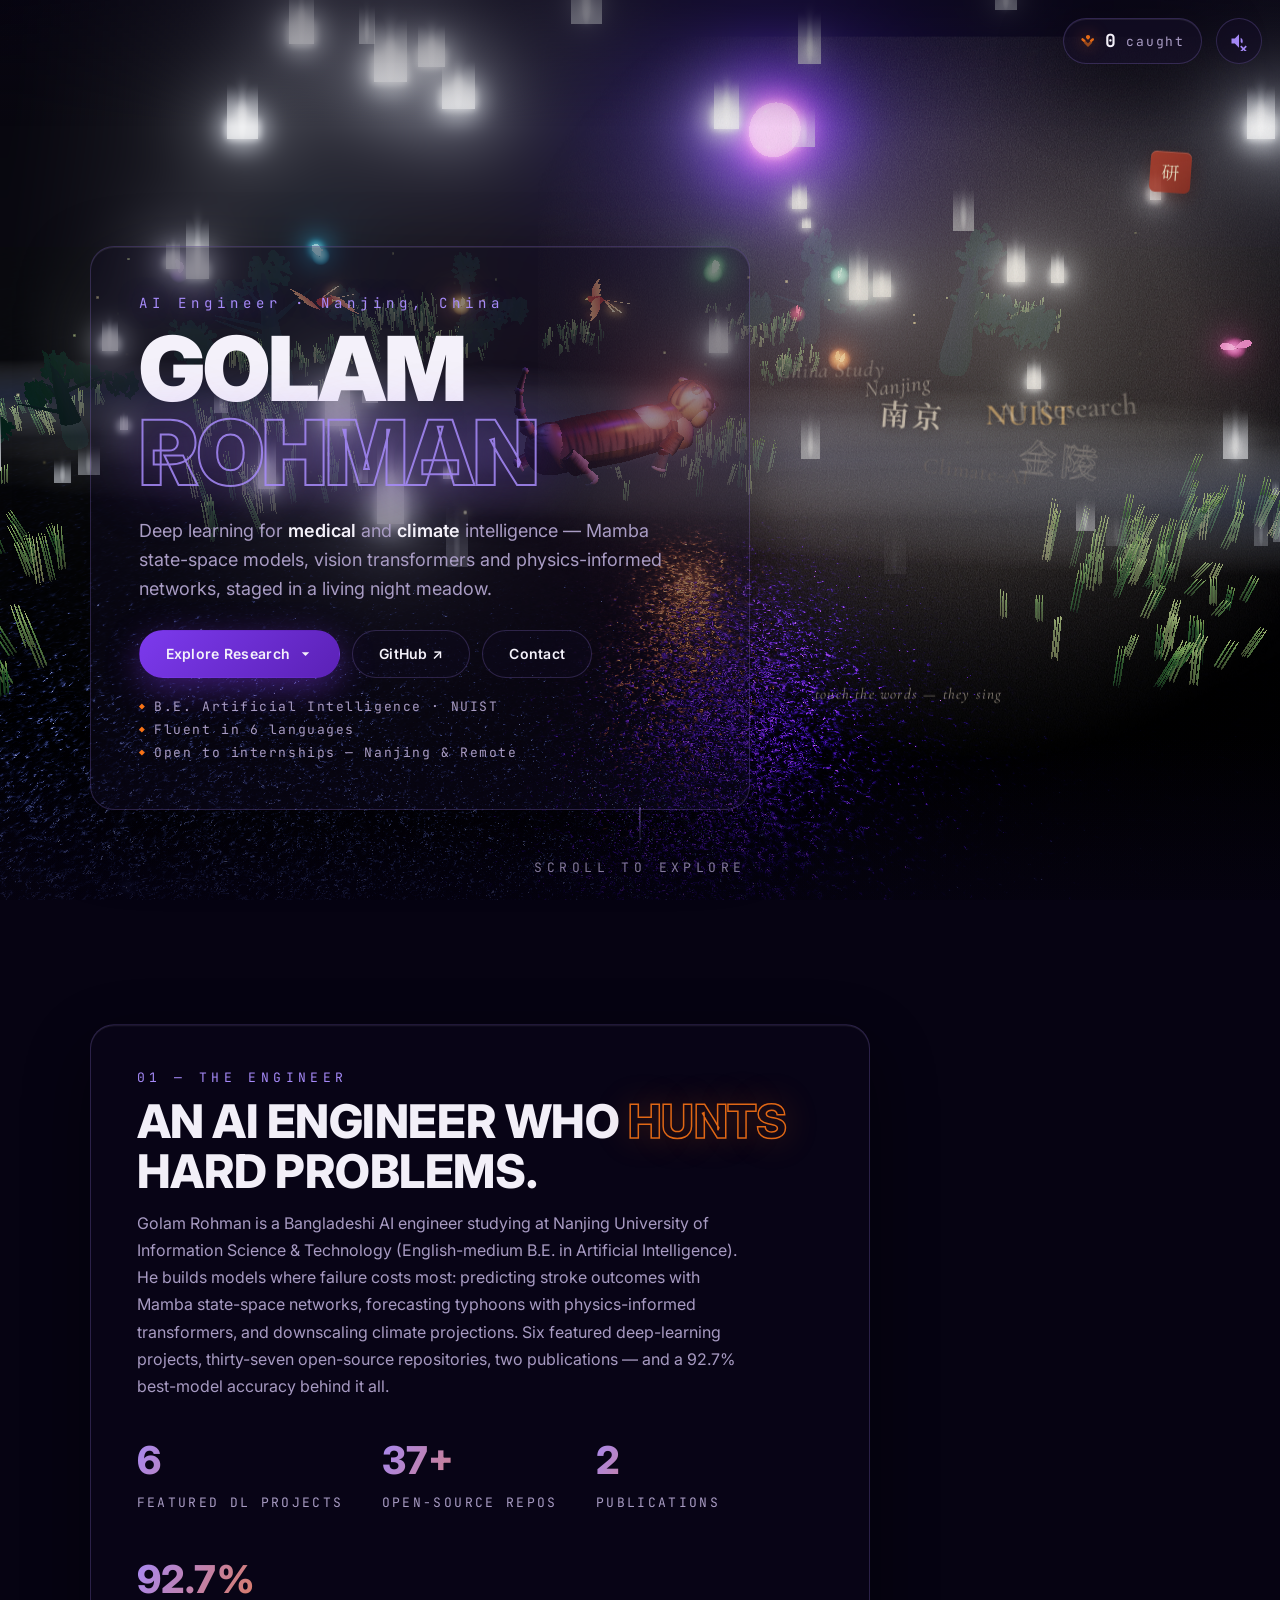
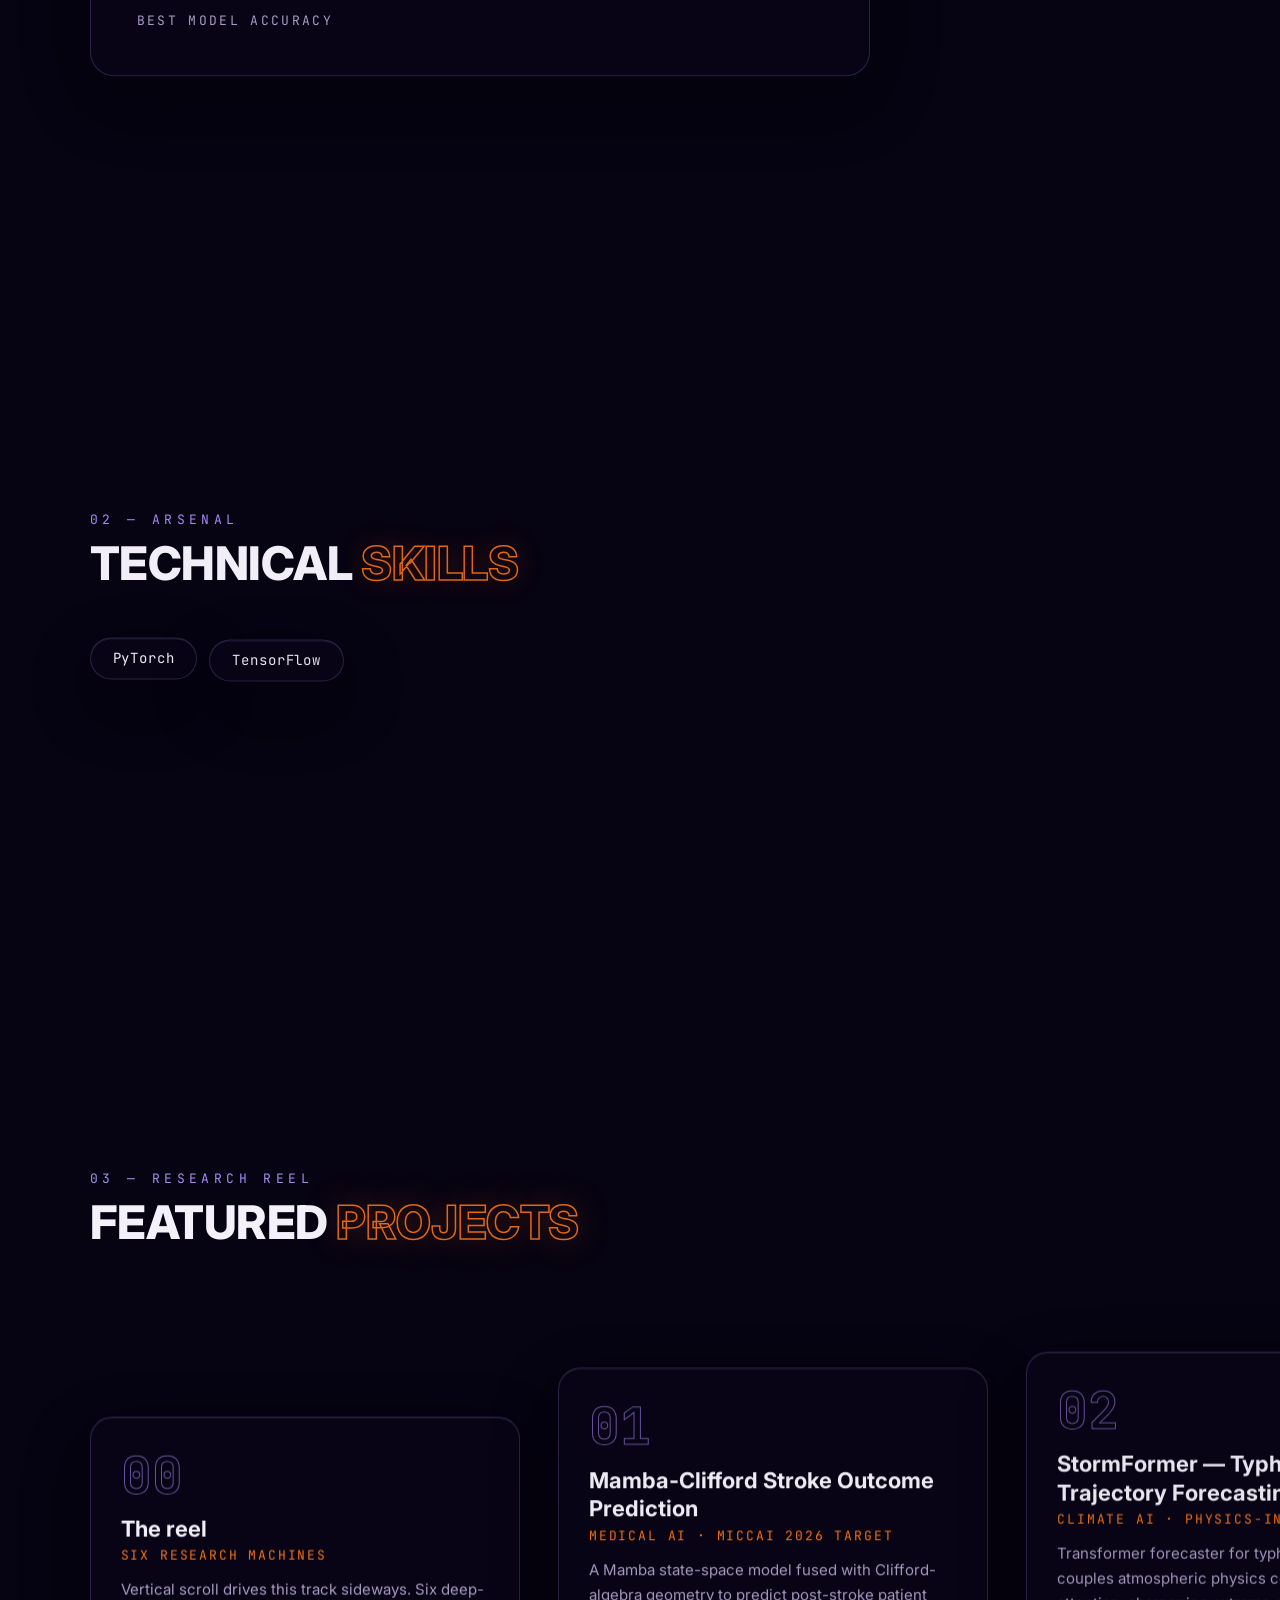
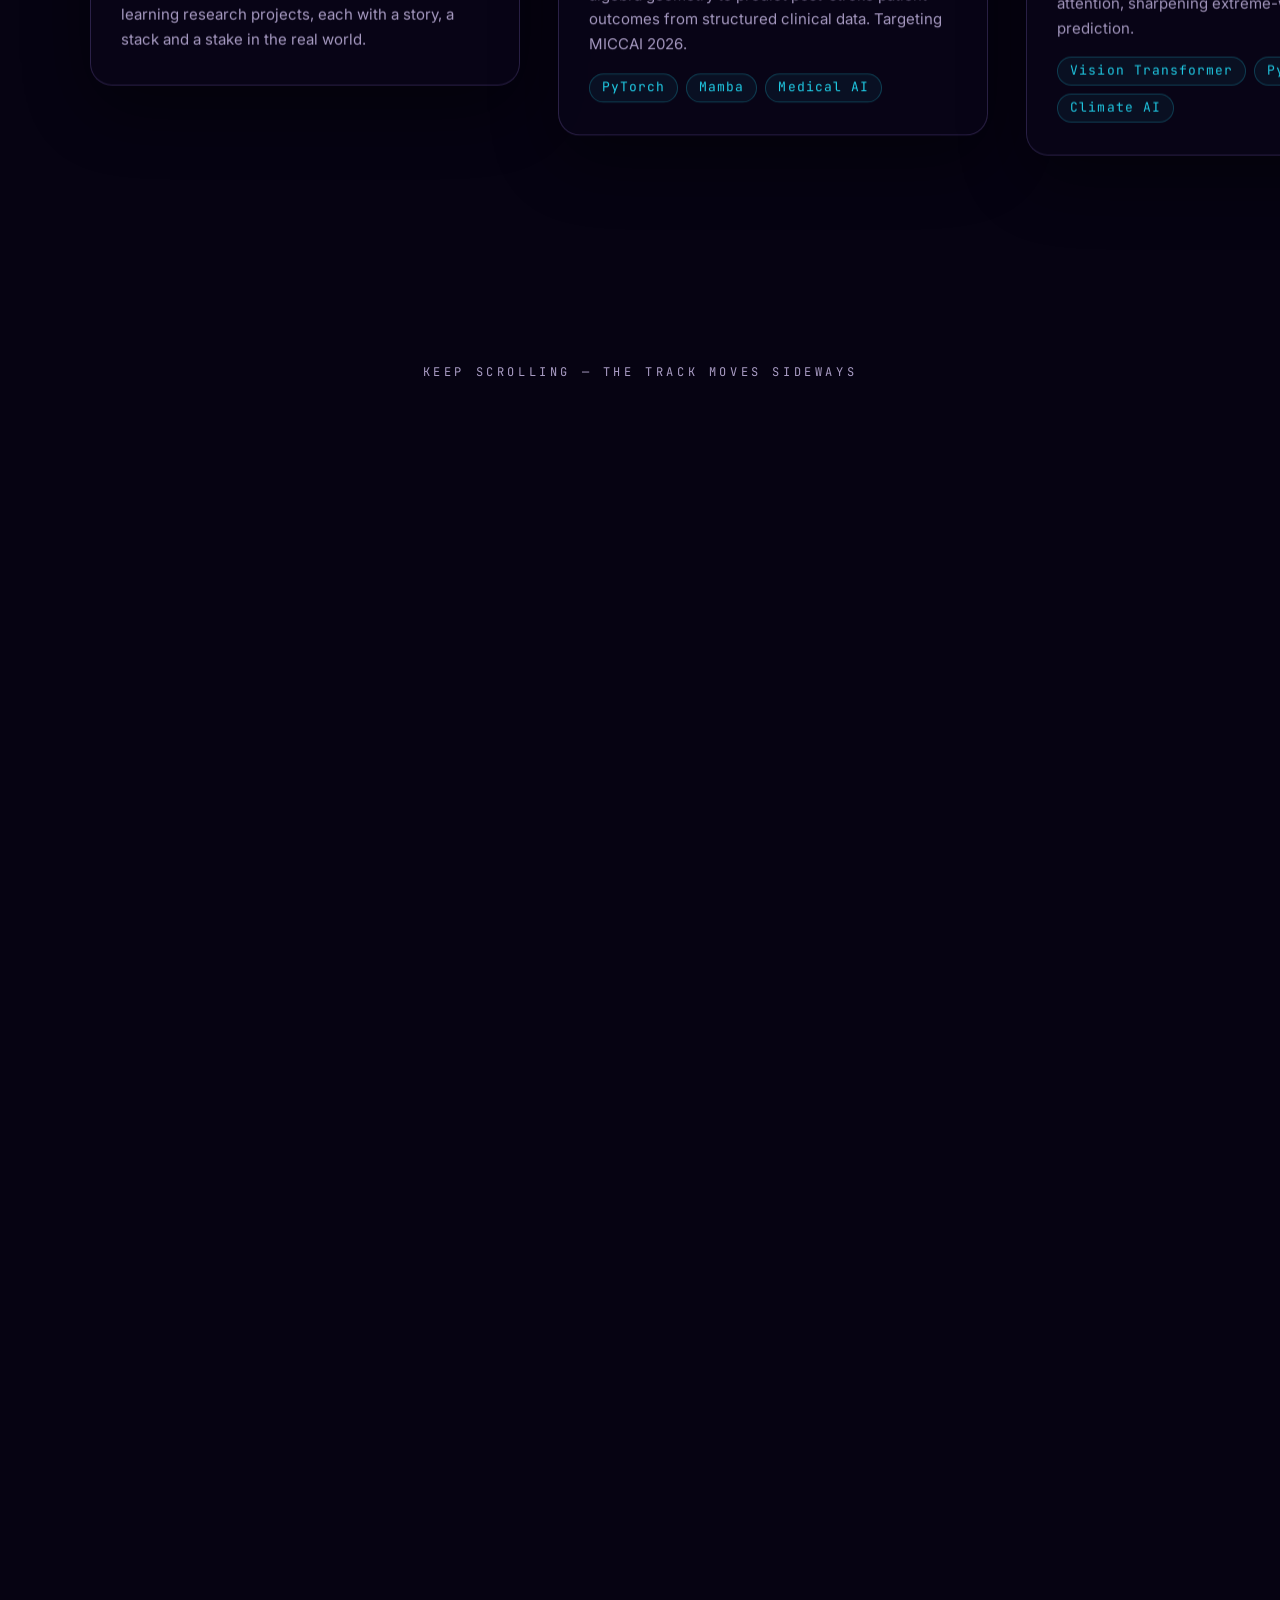
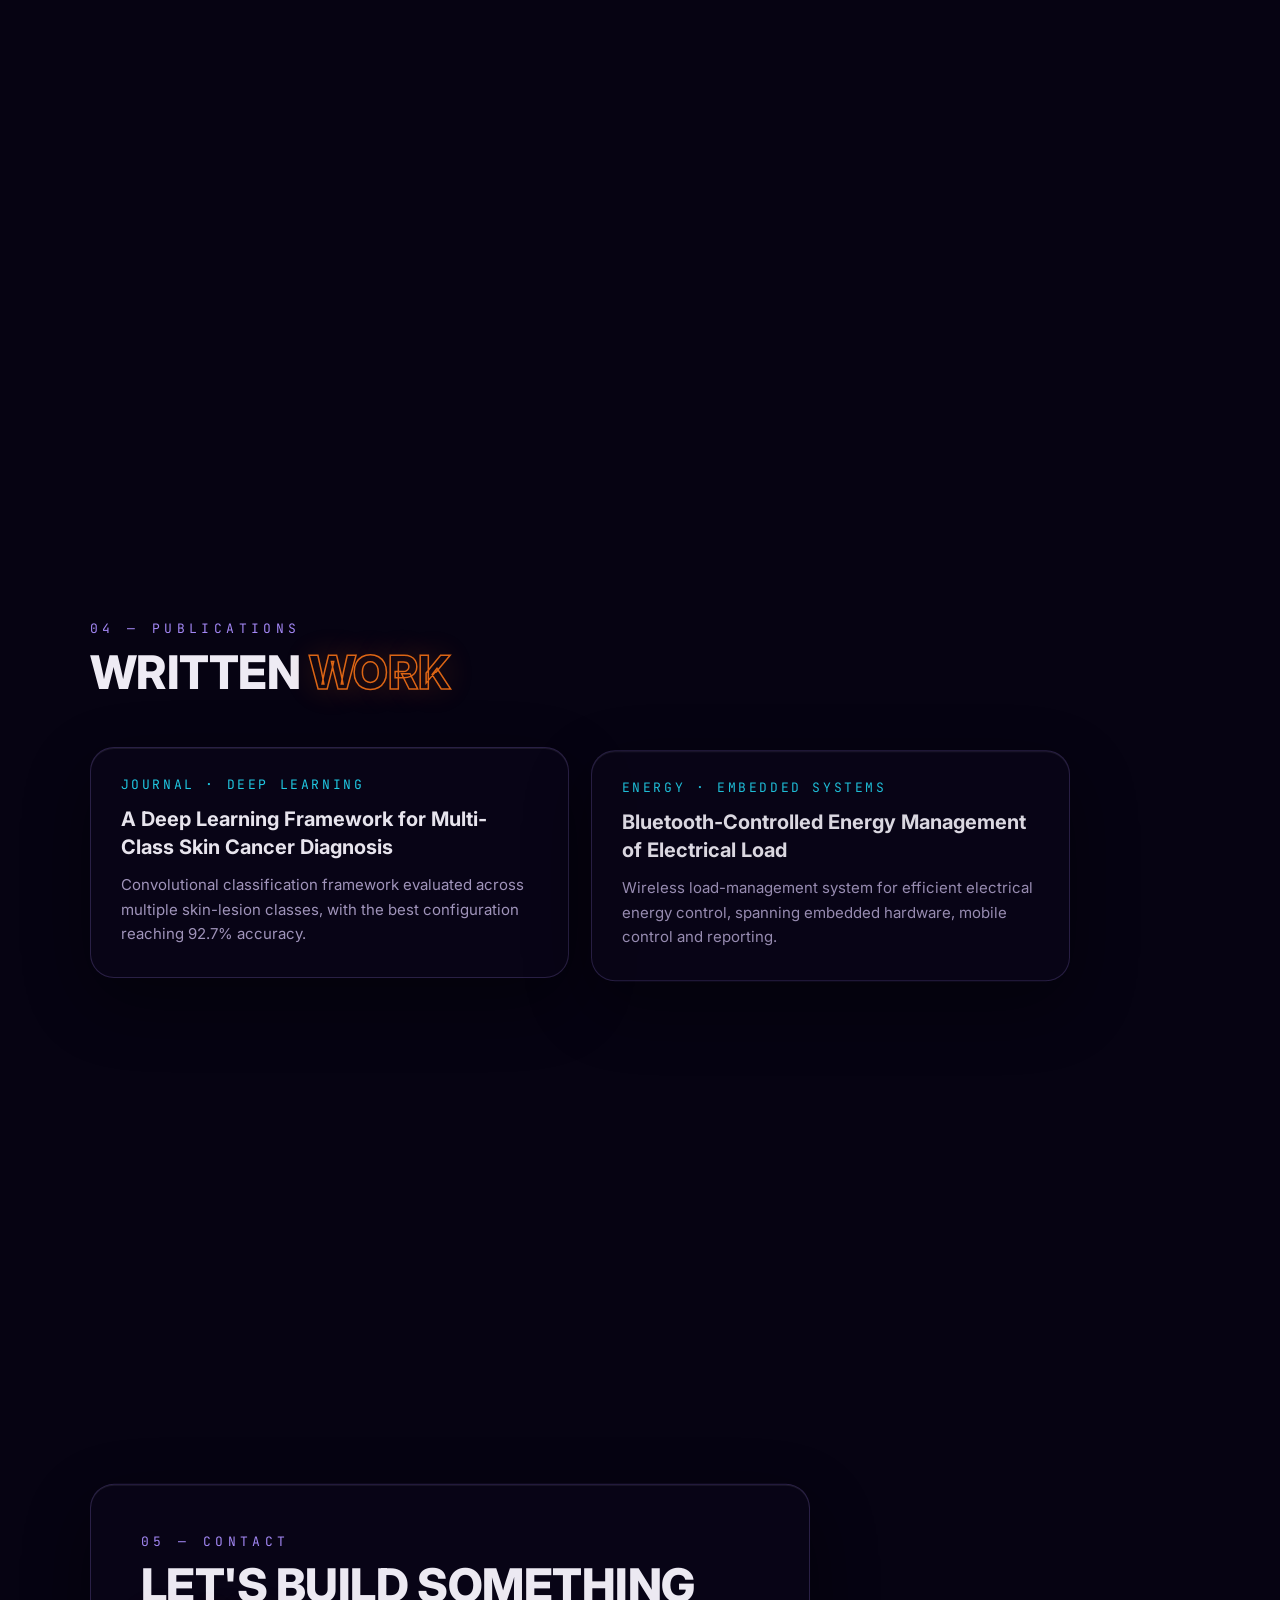
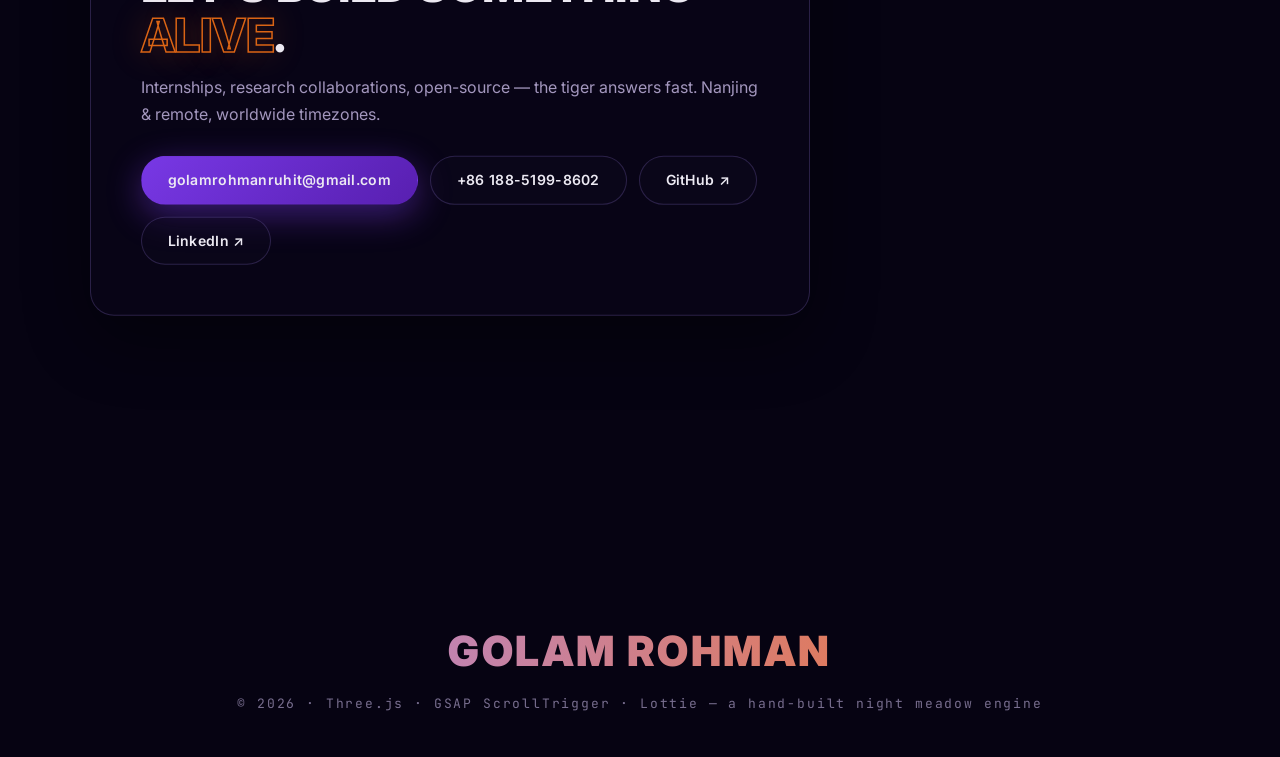
<file: index.html>
<!DOCTYPE html>
<html lang="en">
<head>
  <meta charset="UTF-8">
  <meta name="viewport" content="width=device-width, initial-scale=1.0, viewport-fit=cover">
  <title>Golam Rohman — AI Engineer · Cinematic Portfolio</title>
  <meta name="description" content="Golam Rohman — AI engineer in Nanjing building medical & climate intelligence with deep learning. Research projects, publications and contact.">
  <meta name="theme-color" content="#060312">
  <meta property="og:title" content="Golam Rohman — AI Engineer">
  <meta property="og:description" content="Cinematic 3D portfolio: medical AI, climate AI, Mamba, transformers. Night meadow, tiger, fireflies.">
  <link rel="icon" href="data:image/svg+xml,<svg xmlns=%22http://www.w3.org/2000/svg%22 viewBox=%220 0 100 100%22><text y=%22.9em%22 font-size=%2290%22>🐯</text></svg>">
  <link rel="preconnect" href="https://fonts.googleapis.com">
  <link rel="preconnect" href="https://fonts.gstatic.com" crossorigin>
  <link href="https://fonts.googleapis.com/css2?family=Inter:wght@300;400;500;600;700;800;900&family=JetBrains+Mono:wght@400;600&family=Cormorant+Garamond:ital,wght@0,400;0,600;1,400;1,600&family=Noto+Serif+SC:wght@400;600&text=南京金陵研修学&display=swap" rel="stylesheet">
  <!--
    RUN LOCALLY (deps already installed — three, gsap, lottie-web, vite):
      npm install                 (once)
      npm run dev                 -> http://localhost:5173
    Windows note: if npm scripts can't find node (cmd.exe PATH issue), run:
      node node_modules/vite/bin/vite.js --port 5173
    PRODUCTION BUILD:
      npm run build && npm run preview

    DEPENDENCY IMPORTS
    Three.js, GSAP + ScrollTrigger and Lottie-Web are imported as ES
    modules from the npm packages (bundled by Vite). This replaces the
    legacy UMD CDN builds of three@0.164.1 — its examples/js postprocessing
    scripts were removed upstream (404 on jsDelivr); the ESM addons path
    (three/addons/postprocessing/*) is the supported, working one.
  -->
  <script type="module" crossorigin src="./assets/index-iDWsIHEH.js"></script>
  <link rel="stylesheet" crossorigin href="./assets/index-D86vfovx.css">
</head>
<body>

  <!-- fixed full-screen 3D night meadow (Three.js) -->
  <canvas id="meadow" aria-hidden="true"></canvas>
  <div id="vignette" aria-hidden="true"></div>

  <!-- global sound toggle — gates the WebAudio night-meadow ambient AND
       the cultural-graphic chime (both synthesized, zero audio files) -->
  <button id="audio-toggle" type="button" aria-label="Toggle all sound" aria-pressed="true">
    <svg class="ico ico-on" viewBox="0 0 24 24" width="20" height="20" aria-hidden="true">
      <path fill="currentColor" d="M3 9v6h4l5 5V4L7 9H3zm13.5 3a4.5 4.5 0 0 0-2.5-4v8a4.5 4.5 0 0 0 2.5-4zM14 3.2v2.1a7 7 0 0 1 0 13.4v2.1a9 9 0 0 0 0-17.6z"/>
    </svg>
    <svg class="ico ico-off" viewBox="0 0 24 24" width="20" height="20" aria-hidden="true">
      <path fill="currentColor" d="M16.5 12A4.5 4.5 0 0 0 14 8v5.2l1.7 1.7c.5-.9.8-1.9.8-2.9zM3 9v6h4l5 5V4L7 9H3zm10.4 9.9 1.4-1.4 2.6 2.6 2.6-2.6 1.4 1.4-2.6 2.6 2.6 2.6-1.4 1.4-2.6-2.6-2.6 2.6-1.4-1.4 2.6-2.6-2.6-2.6z"/>
    </svg>
  </button>

  <!-- butterfly hunt counter: tap the glowing butterflies and the tiger
       chases, leaps, roars and eats them — the tally persists -->
  <div id="bf-badge" class="glass" role="status" aria-live="polite"
       title="Tap the glowing butterflies and the phoenix birds — the tiger chases, pounces and eats them">
    <svg viewBox="0 0 24 24" width="16" height="16" aria-hidden="true">
      <path fill="currentColor" opacity=".92" d="M12 3c-1.7 0-3.1 1.3-3.1 3 0 .9.4 1.7 1 2.3L12 10l2.1-1.7c.6-.6 1-1.4 1-2.3 0-1.7-1.4-3-3.1-3zM4.2 7.5C3 7.5 2 8.4 2 9.6c0 .6.3 1.2.8 1.6l3.4 2.6 2.3-2.4-3-2.7c-.3-.8-1.5-1.2-2.3-.2zm15.6 0c-.8 0-1.6.4-2 .9l-3.2 2.9 2.3 2.4 3.4-2.6c.5-.4.8-1 .8-1.6 0-1.2-1-2.1-2.2-2.1z"/>
      <path fill="currentColor" opacity=".55" d="M5.5 14.5 12 21l6.5-6.5-2.6-2.7L12 15.5l-3.9-3.7-2.6 2.7z"/>
    </svg>
    <span id="butterfly-count">0</span>
    <span class="bf-label">caught</span>
  </div>

  <!-- glass UI overlay — wrapper is pointer-transparent so the meadow
       canvas receives mouse/touch; only .glass cards intercept events -->
  <main id="overlay">

    <!-- ================= HERO ================= -->
    <!-- #cultural-graphic (Budarina-style swirling text art, chime + sparkles)
         is mounted here by src/cultural-graphic.js via main.js -->
    <section id="hero" class="pane">
      <div class="hero-card glass">
        <p class="hero-kicker">AI Engineer · Nanjing, China</p>
        <h1 class="hero-title">
          <span class="line">GOLAM</span>
          <span class="line outline">ROHMAN</span>
        </h1>
        <p class="hero-role">
          Deep learning for <strong>medical</strong> and <strong>climate</strong> intelligence —
          Mamba state-space models, vision transformers and physics-informed networks,
          staged in a living night meadow.
        </p>
        <div class="hero-cta">
          <a class="btn btn-solid" href="#exp-h">
            Explore Research
            <svg viewBox="0 0 24 24" width="15" height="15" aria-hidden="true"><path fill="currentColor" d="M12 16l-6-6h12z"/></svg>
          </a>
          <a class="btn" href="https://github.com/Golam-Rohman-Ruhit" target="_blank" rel="noopener">GitHub ↗</a>
          <a class="btn" href="#contact">Contact</a>
        </div>
        <ul class="hero-badges" aria-label="Highlights">
          <li>B.E. Artificial Intelligence · NUIST</li>
          <li>Fluent in 6 languages</li>
          <li>Open to internships — Nanjing &amp; Remote</li>
        </ul>
      </div>
      <div id="tiger-run" aria-hidden="true"></div>
      <div class="scroll-cue" aria-hidden="true">
        <span class="cue-line"></span>
        <span>SCROLL TO EXPLORE</span>
      </div>
    </section>

    <!-- ================= SUMMARY ================= -->
    <section id="summary" class="pane">
      <div class="glass card-summary">
        <p class="sec-index">01 — THE ENGINEER</p>
        <h2>An AI engineer who <em>hunts</em> hard problems.</h2>
        <p class="sec-sub">
          Golam Rohman is a Bangladeshi AI engineer studying at Nanjing University of
          Information Science &amp; Technology (English-medium B.E. in Artificial
          Intelligence). He builds models where failure costs most: predicting stroke
          outcomes with Mamba state-space networks, forecasting typhoons with
          physics-informed transformers, and downscaling climate projections.
          Six featured deep-learning projects, thirty-seven open-source repositories,
          two publications — and a 92.7% best-model accuracy behind it all.
        </p>
        <div class="stats-row">
          <div class="stat"><span class="stat-num">6</span><span class="stat-label">Featured DL Projects</span></div>
          <div class="stat"><span class="stat-num">37+</span><span class="stat-label">Open-Source Repos</span></div>
          <div class="stat"><span class="stat-num">2</span><span class="stat-label">Publications</span></div>
          <div class="stat"><span class="stat-num">92.7%</span><span class="stat-label">Best Model Accuracy</span></div>
        </div>
      </div>
    </section>

    <!-- ================= SKILLS ================= -->
    <section id="skills" class="pane">
      <div class="sec-head">
        <p class="sec-index">02 — ARSENAL</p>
        <h2>Technical <em>skills</em></h2>
      </div>
      <ul class="skill-grid" aria-label="Technical skills">
        <li class="skill-chip glass">PyTorch</li>
        <li class="skill-chip glass">TensorFlow</li>
        <li class="skill-chip glass">Mamba</li>
        <li class="skill-chip glass">Vision Transformer</li>
        <li class="skill-chip glass">LangChain</li>
        <li class="skill-chip glass">LLM Agents</li>
        <li class="skill-chip glass">Medical AI</li>
        <li class="skill-chip glass">Climate AI</li>
        <li class="skill-chip glass">Computer Vision</li>
        <li class="skill-chip glass">NLP</li>
        <li class="skill-chip glass">ONNX</li>
        <li class="skill-chip glass">MLOps</li>
        <li class="skill-chip glass">Graph Learning</li>
      </ul>
    </section>

    <!-- ================= EXPERIENCES — GSAP-pinned horizontal scroll-snap reel ================= -->
    <section id="exp-h">
      <div class="sec-head reel-head">
        <p class="sec-index">03 — RESEARCH REEL</p>
        <h2>Featured <em>projects</em></h2>
      </div>

      <div id="htrack" class="htrack">
        <article class="hpanel glass intro">
          <span class="hp-num">00</span>
          <h3>The reel</h3>
          <p class="hp-meta">SIX RESEARCH MACHINES</p>
          <p>Vertical scroll drives this track sideways. Six deep-learning research
             projects, each with a story, a stack and a stake in the real world.</p>
        </article>

        <article class="hpanel glass">
          <span class="hp-num">01</span>
          <h3>Mamba-Clifford Stroke Outcome Prediction</h3>
          <p class="hp-meta">MEDICAL AI · MICCAI 2026 TARGET</p>
          <p>A Mamba state-space model fused with Clifford-algebra geometry to predict
             post-stroke patient outcomes from structured clinical data. Targeting MICCAI 2026.</p>
          <ul class="hp-tags"><li>PyTorch</li><li>Mamba</li><li>Medical AI</li></ul>
        </article>

        <article class="hpanel glass">
          <span class="hp-num">02</span>
          <h3>StormFormer — Typhoon Trajectory Forecasting</h3>
          <p class="hp-meta">CLIMATE AI · PHYSICS-INFORMED</p>
          <p>Transformer forecaster for typhoon paths that couples atmospheric physics
             constraints with attention, sharpening extreme-weather trajectory prediction.</p>
          <ul class="hp-tags"><li>Vision Transformer</li><li>PyTorch</li><li>Climate AI</li></ul>
        </article>

        <article class="hpanel glass">
          <span class="hp-num">03</span>
          <h3>Neural DFT — RF Spectral Analysis</h3>
          <p class="hp-meta">SIGNAL INTELLIGENCE</p>
          <p>Deep network that learns RF spectral signatures for signal analysis and
             classification directly from raw frequency-domain input.</p>
          <ul class="hp-tags"><li>TensorFlow</li><li>CNN</li><li>Signal Processing</li></ul>
        </article>

        <article class="hpanel glass">
          <span class="hp-num">04</span>
          <h3>Climate Downscaling — CNN Super-Resolution</h3>
          <p class="hp-meta">CLIMATE AI · SUPER-RESOLUTION</p>
          <p>CNN super-resolution pipeline that downscales coarse climate projections
             into high-fidelity regional fields for local impact studies.</p>
          <ul class="hp-tags"><li>PyTorch</li><li>CNN</li><li>Super-Resolution</li></ul>
        </article>

        <article class="hpanel glass">
          <span class="hp-num">05</span>
          <h3>AI Misinformation Detector</h3>
          <p class="hp-meta">NLP DEFENSE</p>
          <p>LLM-assisted detector that scores news claims for misinformation signals
             using evidence-grounded language models.</p>
          <ul class="hp-tags"><li>NLP</li><li>LLM</li><li>Transformers</li></ul>
        </article>

        <article class="hpanel glass">
          <span class="hp-num">06</span>
          <h3>DBLP Co-Authorship Network Analysis</h3>
          <p class="hp-meta">GRAPH LEARNING</p>
          <p>Graph analysis of the DBLP co-authorship graph: community structure,
             centrality and collaboration patterns at scale.</p>
          <ul class="hp-tags"><li>NetworkX</li><li>GNN</li><li>Graph Learning</li></ul>
        </article>

        <article class="hpanel glass outro">
          <span class="hp-num">07</span>
          <h3>That's the reel.</h3>
          <p class="hp-meta">KEEP SCROLLING</p>
          <p>Two publications and an open inbox are waiting below. Hover the cards —
             the meadow answers with stardust.</p>
        </article>
      </div>

      <div id="tiger-run-mini" aria-hidden="true"></div>
      <div class="hscroll-hint" aria-hidden="true">KEEP SCROLLING — THE TRACK MOVES SIDEWAYS</div>
    </section>

    <!-- ================= PUBLICATIONS ================= -->
    <section id="publications" class="pane">
      <div class="sec-head">
        <p class="sec-index">04 — PUBLICATIONS</p>
        <h2>Written <em>work</em></h2>
      </div>
      <div class="pub-grid">
        <article class="pub-card glass">
          <p class="pub-meta">JOURNAL · DEEP LEARNING</p>
          <h3>A Deep Learning Framework for Multi-Class Skin Cancer Diagnosis</h3>
          <p>Convolutional classification framework evaluated across multiple skin-lesion
             classes, with the best configuration reaching 92.7% accuracy.</p>
        </article>
        <article class="pub-card glass">
          <p class="pub-meta">ENERGY · EMBEDDED SYSTEMS</p>
          <h3>Bluetooth-Controlled Energy Management of Electrical Load</h3>
          <p>Wireless load-management system for efficient electrical energy control,
             spanning embedded hardware, mobile control and reporting.</p>
        </article>
      </div>
    </section>

    <!-- ================= CONTACT ================= -->
    <section id="contact" class="pane">
      <div class="glass contact-card">
        <p class="sec-index">05 — CONTACT</p>
        <h2>Let's build something <em>alive</em>.</h2>
        <p class="sec-sub">
          Internships, research collaborations, open-source — the tiger answers fast.
          Nanjing &amp; remote, worldwide timezones.
        </p>
        <div class="contact-links">
          <a class="btn btn-solid" href="mailto:golamrohmanruhit@gmail.com">golamrohmanruhit@gmail.com</a>
          <a class="btn" href="tel:+8618851998602">+86 188-5199-8602</a>
          <a class="btn" href="https://github.com/Golam-Rohman-Ruhit" target="_blank" rel="noopener">GitHub ↗</a>
          <a class="btn" href="https://www.linkedin.com/in/golam-rohman-57444740a" target="_blank" rel="noopener">LinkedIn ↗</a>
        </div>
      </div>
    </section>

    <footer>
      <p class="foot-name">GOLAM ROHMAN</p>
      <p class="foot-note">© 2026 · Three.js · GSAP ScrollTrigger · Lottie — a hand-built night meadow engine</p>
    </footer>
  </main>

  <noscript>
    <div style="position:fixed;inset:0;background:#060312;color:#f4f1fa;font-family:sans-serif;display:flex;flex-direction:column;gap:12px;align-items:center;justify-content:center;text-align:center;padding:24px;z-index:99">
      <h1>Golam Rohman — AI Engineer</h1>
      <p>Medical &amp; climate AI · Nanjing, China · golamrohmanruhit@gmail.com · +86 188-5199-8602</p>
      <p>Enable JavaScript to enter the night meadow.</p>
    </div>
  </noscript>

</body>
</html>
</file>
<file: assets/index-D86vfovx.css>
:root{--bg:#060312;--bg-2:#120b20;--ink:#f4f1fa;--muted:#a99cc4;--uvc:#7c3aed;--uvc-soft:#a78bfa;--tiger:#f97316;--cyan:#22d3ee;--glass:#100a206b;--glass-strong:#140d269e;--hairline:#a78bfa38;--font-sans:"Inter", system-ui, -apple-system, "Segoe UI", Roboto, sans-serif;--font-mono:"JetBrains Mono", ui-monospace, "Cascadia Mono", Consolas, monospace;--pad:clamp(24px, 7vw, 110px);--fs-xs:.8125rem;--fs-sm:.875rem;--fs-md:.9375rem;--fs-base:1rem;--fs-lg:1.125rem;--fs-xl:1.375rem;--fs-2xl:1.75rem;--fs-hero:clamp(2.75rem, 7vw, 6.25rem);--fs-h2:clamp(1.7rem, 3.8vw, 2.9rem);--lh-tight:1.15;--lh-body:1.6}*{box-sizing:border-box;margin:0;padding:0}html{scroll-behavior:auto}body{background:var(--bg);color:var(--ink);font-family:var(--font-sans);font-size:var(--fs-base);line-height:var(--lh-body);-webkit-font-smoothing:antialiased;overflow-x:hidden}a{color:inherit;text-decoration:none}ul{list-style:none}:focus-visible{outline:2px solid var(--uvc-soft);outline-offset:3px;border-radius:6px}::selection{color:#fff;background:#7c3aed8c}::-webkit-scrollbar{width:10px}::-webkit-scrollbar-track{background:var(--bg)}::-webkit-scrollbar-thumb{background:#2a1b4d;border-radius:8px}#meadow{z-index:0;width:100%;height:100%;display:block;position:fixed;inset:0}#vignette{z-index:1;pointer-events:none;background:radial-gradient(120% 90% at 50% 40%,#0000 55%,#0603128c 100%),linear-gradient(#06031280 0%,#0000 14% 82%,#060312c7 100%);position:fixed;inset:0}#overlay{z-index:2;pointer-events:none;position:relative}#overlay .glass,#overlay .btn,#overlay a,#overlay footer,#audio-toggle{pointer-events:auto}.pane{min-height:100vh;padding:clamp(70px, 10vh, 120px) var(--pad);flex-direction:column;justify-content:center;display:flex;position:relative}.glass{background:var(--glass);border:1px solid var(--hairline);-webkit-backdrop-filter:blur(18px)saturate(140%);border-radius:24px;box-shadow:0 24px 70px #00000073,inset 0 1px #ffffff14}#audio-toggle{top:max(18px, env(safe-area-inset-top));right:max(18px, env(safe-area-inset-right));z-index:10;width:46px;height:46px;color:var(--uvc-soft);background:var(--glass-strong);border:1px solid var(--hairline);-webkit-backdrop-filter:blur(14px);cursor:pointer;border-radius:50%;place-items:center;transition:color .25s,border-color .25s,box-shadow .25s;display:grid;position:fixed}#audio-toggle:hover{color:var(--ink);border-color:var(--uvc-soft);box-shadow:0 0 26px #7c3aed73}#audio-toggle .ico{transition:opacity .25s,transform .25s;position:absolute}#audio-toggle[aria-pressed=false] .ico-on{opacity:1;transform:scale(1)}#audio-toggle[aria-pressed=false] .ico-off,#audio-toggle[aria-pressed=true] .ico-on{opacity:0;transform:scale(.6)}#audio-toggle[aria-pressed=true] .ico-off{opacity:1;transform:scale(1)}#bf-badge{top:max(18px, env(safe-area-inset-top));right:max(78px, calc(env(safe-area-inset-right) + 78px));z-index:10;height:46px;font-family:var(--font-mono);font-size:var(--fs-xs);letter-spacing:.1em;color:var(--uvc-soft);background:var(--glass-strong);border:1px solid var(--hairline);-webkit-backdrop-filter:blur(14px);border-radius:999px;align-items:center;gap:9px;padding:0 16px;line-height:1;transition:border-color .25s,box-shadow .25s;display:flex;position:fixed}#bf-badge:hover{border-color:var(--tiger);box-shadow:0 0 26px #f9731666}#bf-badge svg{color:var(--tiger);filter:drop-shadow(0 0 8px #f97316cc)}.catch-fx{z-index:12;pointer-events:none;font-family:var(--font-mono);letter-spacing:.04em;color:#ffe9a8;text-shadow:0 0 12px #ffb450f2,0 2px 10px #000000a6;font-size:24px;font-weight:700;animation:.9s ease-out forwards catch-rise;position:fixed;transform:translate(-50%,-50%)}.catch-fx.big{color:#ffd166;text-shadow:0 0 16px #ff9628,0 2px 12px #000000b3;font-size:34px;animation:1.1s ease-out forwards catch-rise-big}@keyframes catch-rise{0%{opacity:0;translate:0 8px;scale:.55}18%{opacity:1;scale:1.18}to{opacity:0;translate:0 -48px;scale:1}}@keyframes catch-rise-big{0%{opacity:0;translate:0 12px;scale:.45}15%{opacity:1;scale:1.3}to{opacity:0;translate:0 -70px;scale:1.05}}#butterfly-count{font-size:var(--fs-lg);color:var(--ink);font-variant-numeric:tabular-nums;font-weight:700}.bf-label{color:var(--muted);letter-spacing:.14em}#hero{justify-content:flex-end}.hero-card{z-index:3;max-width:660px;padding:clamp(28px,4vw,48px);position:relative}.hero-kicker{font-family:var(--font-mono);font-size:var(--fs-sm);letter-spacing:.36em;line-height:var(--lh-tight);color:var(--uvc-soft);text-shadow:0 0 22px #7c3aeda6;margin-bottom:16px}.hero-title{font-size:var(--fs-hero);letter-spacing:-.02em;text-transform:uppercase;font-weight:900;line-height:.94}.hero-title .line{display:block}.hero-title .outline{color:#0000;-webkit-text-stroke:2px #a78bfad9;text-shadow:0 0 60px #7c3aed59}.hero-role{max-width:540px;font-size:var(--fs-lg);color:var(--muted);line-height:var(--lh-body);margin-top:22px}.hero-role strong{color:var(--ink);font-weight:600}.hero-cta{flex-wrap:wrap;gap:12px;margin-top:26px;display:flex}.btn{min-height:46px;font-size:var(--fs-sm);letter-spacing:.02em;border:1px solid var(--hairline);background:var(--glass);-webkit-backdrop-filter:blur(14px);cursor:pointer;border-radius:999px;align-items:center;gap:8px;padding:12px 26px;font-weight:600;transition:box-shadow .25s,border-color .25s;display:inline-flex}.btn:hover{border-color:var(--uvc-soft);box-shadow:0 12px 40px #7c3aed59}.btn-solid{background:linear-gradient(135deg,#7c3aed,#5b21b6);border-color:#0000;box-shadow:0 10px 34px #7c3aed73}.btn-solid:hover{box-shadow:0 16px 50px #7c3aed99}.hero-badges{font-family:var(--font-mono);font-size:var(--fs-xs);line-height:var(--lh-tight);letter-spacing:.12em;color:var(--muted);flex-wrap:wrap;gap:8px 18px;margin-top:22px;display:flex}.hero-badges li:before{content:"◆";color:var(--tiger);vertical-align:1px;margin-right:8px;font-size:.6rem}#tiger-run{z-index:3;pointer-events:none;filter:drop-shadow(0 18px 40px #0009)drop-shadow(0 0 26px #7c3aed59);width:min(360px,36vw);position:absolute;bottom:3%;right:4%}#tiger-run svg{width:100%;height:auto}.scroll-cue{z-index:3;font-family:var(--font-mono);font-size:var(--fs-xs);letter-spacing:.34em;line-height:var(--lh-tight);color:var(--muted);flex-direction:column;align-items:center;gap:10px;display:flex;position:absolute;bottom:24px;left:50%;transform:translate(-50%)}.cue-line{background:linear-gradient(180deg, var(--uvc-soft), transparent);width:1px;height:44px;animation:1.8s ease-in-out infinite cueDrop}@keyframes cueDrop{0%{transform-origin:top;opacity:0;transform:scaleY(0)}40%{opacity:1;transform:scaleY(1)}to{transform-origin:top;opacity:0;transform:scaleY(1)}}.sec-head{margin-bottom:34px}.sec-index{font-family:var(--font-mono);font-size:var(--fs-xs);letter-spacing:.34em;line-height:var(--lh-tight);color:var(--uvc-soft);margin-bottom:10px}.sec-head h2,.card-summary h2,.contact-card h2{font-size:var(--fs-h2);text-transform:uppercase;letter-spacing:-.01em;margin-bottom:14px;font-weight:800;line-height:1.08}h2 em{color:#0000;-webkit-text-stroke:1.5px #f97316e6;text-shadow:0 0 34px #f9731640;font-style:normal}.sec-sub{color:var(--muted);font-size:var(--fs-base);max-width:620px;line-height:1.7}.card-summary{max-width:780px;padding:clamp(28px,4vw,46px)}.stats-row{flex-wrap:wrap;gap:clamp(18px,3vw,44px);margin-top:30px;display:flex}.stat{flex-direction:column;gap:4px;display:flex}.stat-num{background:linear-gradient(120deg, var(--uvc-soft), var(--tiger));color:#0000;-webkit-background-clip:text;background-clip:text;font-size:clamp(1.7rem,3vw,2.5rem);font-weight:800}.stat-label{font-family:var(--font-mono);font-size:var(--fs-xs);letter-spacing:.18em;line-height:var(--lh-tight);color:var(--muted);text-transform:uppercase}.skill-grid{flex-wrap:wrap;gap:12px;max-width:820px;display:flex}.skill-chip{font-family:var(--font-mono);font-size:var(--fs-sm);letter-spacing:.06em;line-height:var(--lh-tight);color:var(--ink);border-radius:999px;padding:12px 22px;transition:border-color .25s,box-shadow .25s}.skill-chip:hover{border-color:#f9731699;box-shadow:0 10px 34px #f9731647}#exp-h{flex-direction:column;justify-content:center;height:100vh;min-height:640px;display:flex;position:relative;overflow:hidden}.reel-head{top:clamp(36px,8vh,80px);left:var(--pad);z-index:3;position:absolute}.htrack{width:max-content;padding:0 var(--pad);scroll-snap-type:x mandatory;will-change:transform;align-items:center;gap:clamp(20px,3vw,44px);display:flex}.hpanel{scroll-snap-align:center;border-radius:22px;flex:none;width:min(430px,80vw);padding:32px 30px;transition:border-color .3s,box-shadow .3s}.hpanel:hover{border-color:var(--uvc-soft);box-shadow:0 18px 60px #7c3aed4d,0 0 40px #f973161f}.hp-num{font-family:var(--font-mono);color:#0000;-webkit-text-stroke:1px #a78bfa99;font-size:3.2rem;font-weight:700;line-height:1;display:block}.hpanel h3{font-size:var(--fs-xl);margin:14px 0 6px;line-height:1.3}.hp-meta{font-family:var(--font-mono);font-size:var(--fs-xs);letter-spacing:.14em;line-height:var(--lh-tight);color:var(--tiger);margin-bottom:14px}.hpanel p:not(.hp-meta):not(.hp-num){color:var(--muted);font-size:var(--fs-md);line-height:1.65}.hp-tags{flex-wrap:wrap;gap:8px;margin-top:16px;display:flex}.hp-tags li{font-family:var(--font-mono);font-size:var(--fs-xs);letter-spacing:.08em;line-height:var(--lh-tight);color:var(--cyan);background:#22d3ee0f;border:1px solid #22d3ee40;border-radius:999px;padding:6px 12px}#tiger-run-mini{z-index:2;pointer-events:none;filter:drop-shadow(0 12px 26px #0000008c)drop-shadow(0 0 18px #f973164d);width:min(190px,20vw);position:absolute;bottom:4%;right:4%}#tiger-run-mini svg{width:100%;height:auto}.hscroll-hint{font-family:var(--font-mono);letter-spacing:.3em;font-size:.75rem;line-height:var(--lh-tight);color:var(--muted);z-index:2;position:absolute;bottom:20px;left:50%;transform:translate(-50%)}.pub-grid{grid-template-columns:repeat(auto-fit,minmax(300px,1fr));gap:22px;max-width:980px;display:grid}.pub-card{padding:30px}.pub-meta{font-family:var(--font-mono);font-size:var(--fs-xs);letter-spacing:.2em;line-height:var(--lh-tight);color:var(--cyan);margin-bottom:12px}.pub-card h3{margin-bottom:12px;font-size:1.25rem;line-height:1.4}.pub-card p:last-child{color:var(--muted);font-size:var(--fs-md);line-height:1.65}.contact-card{max-width:720px;padding:clamp(30px,4vw,50px)}.contact-links{flex-wrap:wrap;gap:12px;margin-top:28px;display:flex}footer{padding:70px var(--pad) 46px;text-align:center}.foot-name{letter-spacing:.06em;text-transform:uppercase;background:linear-gradient(90deg, var(--uvc-soft), var(--tiger));color:#0000;-webkit-background-clip:text;background-clip:text;font-size:clamp(1.5rem,3.6vw,2.6rem);font-weight:900}.foot-note{font-family:var(--font-mono);font-size:var(--fs-xs);letter-spacing:.14em;line-height:var(--lh-tight);color:var(--muted);opacity:.7;margin-top:12px}@media (width<=860px){.hero-card{max-width:100%}#tiger-run{width:46vw;right:2%}#tiger-run-mini{width:34vw}.hpanel{width:min(380px,82vw)}.stats-row{gap:18px 28px}}@media (width<=520px){.hero-title{font-size:2.6rem}#tiger-run{width:56vw}.btn{font-size:var(--fs-sm);padding:12px 20px}}@media (prefers-reduced-motion:reduce){.cue-line{animation:none}.hscroll-hint{display:none}#exp-h{overflow-x:auto}.htrack{transform:none!important}}:root{--font-serif:"Cormorant Garamond", "Times New Roman", Georgia, serif;--font-serif-sc:"Noto Serif SC", "Cormorant Garamond", Georgia, serif}#cultural-graphic{z-index:1;pointer-events:auto;cursor:pointer;-webkit-user-select:none;user-select:none;-webkit-tap-highlight-color:transparent;width:min(58vw,780px);height:80vh;position:absolute;top:4%;right:0;overflow:hidden}.cg-paper{background-blend-mode:overlay, multiply, normal;mix-blend-mode:soft-light;opacity:.5;background:radial-gradient(78% 62% at 58% 42%,#e9d6b052,#e9d6b00d 58%,#0000 74%),radial-gradient(120% 90% at 50% 40%,#78522838,#0000 68%),url("data:image/svg+xml,%3Csvg xmlns='http://www.w3.org/2000/svg' width='260' height='260'%3E%3Cfilter id='n'%3E%3CfeTurbulence type='fractalNoise' baseFrequency='0.9' numOctaves='4' stitchTiles='stitch'/%3E%3CfeColorMatrix type='saturate' values='0'/%3E%3C/filter%3E%3Crect width='100%25' height='100%25' filter='url(%23n)' opacity='0.55'/%3E%3C/svg%3E");position:absolute;inset:-6%;-webkit-mask-image:radial-gradient(75% 70% at 55% 45%,#000 38%,#0000 74%);mask-image:radial-gradient(75% 70% at 55% 45%,#000 38%,#0000 74%)}.cg-frag{white-space:nowrap;will-change:transform;font-family:var(--font-serif);color:#e9dcc4;text-shadow:0 1px 14px #180e08a6;line-height:1.1;position:absolute;top:50%;left:50%}.cg-frag.t0{opacity:.62;letter-spacing:.06em;font-size:clamp(.82rem,1.25vw,1.05rem)}.cg-frag.t1{opacity:.78;letter-spacing:.04em;font-size:clamp(1.02rem,1.7vw,1.5rem)}.cg-frag.t2{opacity:.92;font-size:clamp(1.35rem,2.3vw,2.2rem);font-weight:600}.cg-frag.t3{opacity:.85;font-size:clamp(1.7rem,2.9vw,2.7rem);font-weight:600}.cg-frag.italic{font-style:italic}.cg-frag.gold{color:#cfa76b}.cg-frag.zh{font-family:var(--font-serif-sc);letter-spacing:.14em}.cg-frag.outline{color:#0000;-webkit-text-stroke:1px #e9dcc480;text-shadow:none}.cg-seal{color:#f3e6c8;width:clamp(30px,3.2vw,44px);height:clamp(30px,3.2vw,44px);font-family:var(--font-serif-sc);opacity:.9;background:linear-gradient(140deg,#b3432f,#8c2f22);border-radius:6px;place-items:center;font-size:clamp(.95rem,1.4vw,1.3rem);display:grid;position:absolute;top:16%;right:12%;transform:rotate(4deg);box-shadow:0 6px 18px #3c100880,inset 0 1px #ffffff2e}.cg-hint{font-family:var(--font-serif);color:#e9dcc499;letter-spacing:.08em;white-space:nowrap;font-size:.95rem;font-style:italic;position:absolute;bottom:7%;left:50%;transform:translate(-50%)}@media (hover:none){.cg-hint{display:none}}#cultural-graphic:hover .cg-frag{text-shadow:0 0 22px #e9dcc48c}#cultural-graphic:focus-visible{outline-offset:-6px}.cg-spark{width:var(--s);height:var(--s);background:radial-gradient(circle, hsl(var(--hue) 90% 82%), hsl(var(--hue) 90% 58%));box-shadow:0 0 8px hsl(var(--hue) 90% 60% / .9);pointer-events:none;border-radius:50%;animation:.75s ease-out forwards cgSparkFly;position:absolute}@keyframes cgSparkFly{0%{opacity:1;transform:translate(0)scale(1)}to{transform:translate(var(--dx), var(--dy)) scale(.1);opacity:0}}@media (width<=860px){#cultural-graphic{opacity:.85;width:100%;height:62vh;top:2%;right:0}.cg-paper{opacity:.42}.cg-seal{top:12%;right:7%}}@media (prefers-reduced-motion:reduce){.cg-frag{will-change:auto}.cg-spark{animation-duration:.2s}}
</file>
